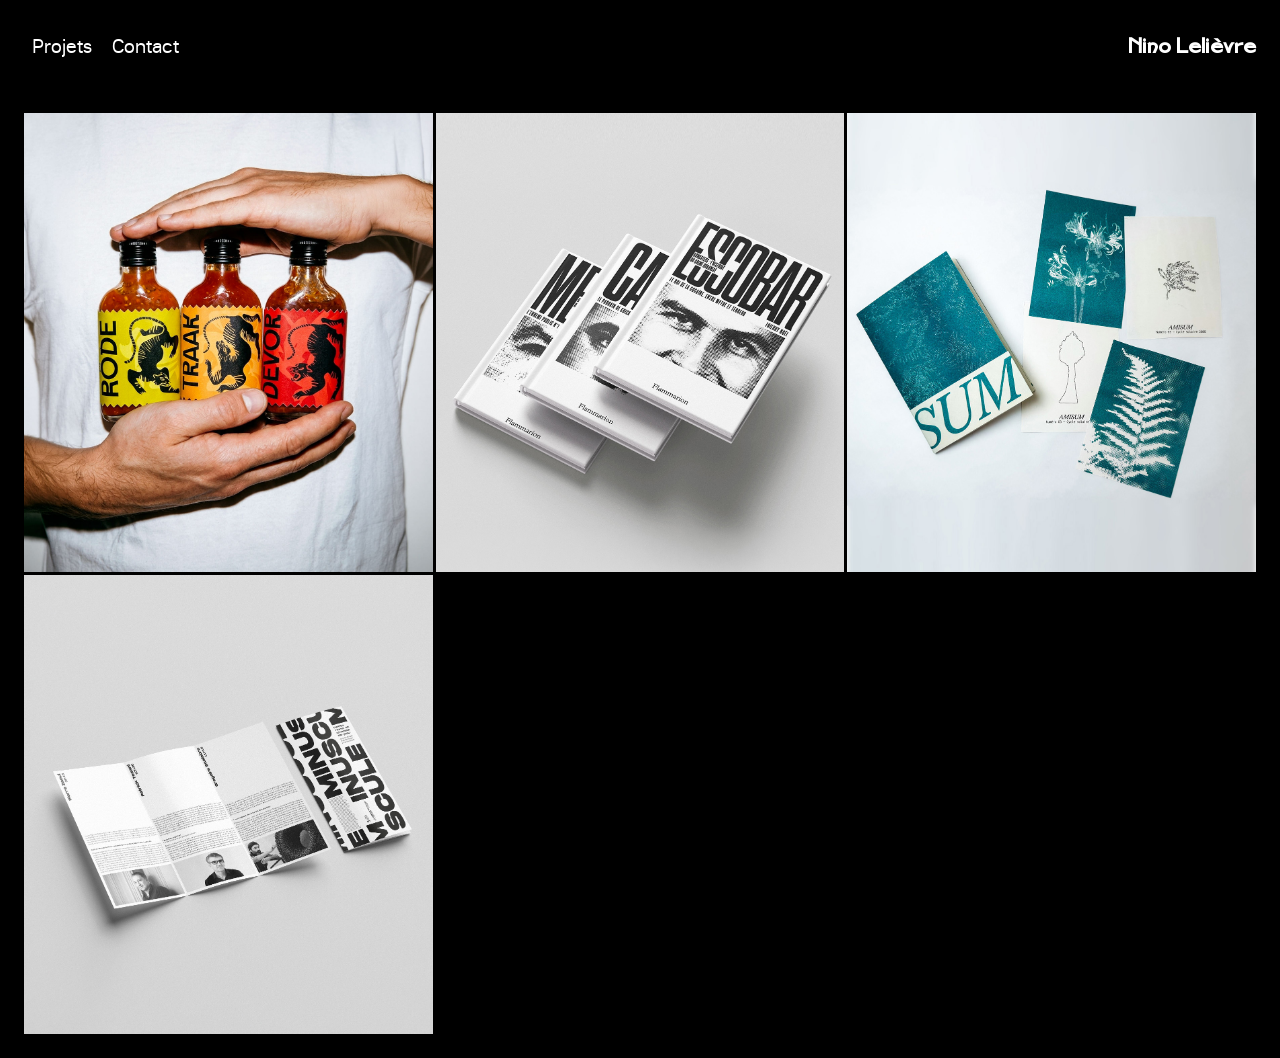
<file: index.html>
<!DOCTYPE html>
<html lang="fr">

<head>
    <meta charset="UTF-8">
    <meta name="viewport" content="width=device-width, initial-scale=1.0">
    <title>Nino Lelièvre - Portfolio</title>
    <link rel="stylesheet" href="style.css">
    <meta name="google-site-verification" content="Aauz-8EiU2HDOWDfBgcgMG0nsAssfGSmpyUgs-A7h7c" />
    <link rel="icon" href="/favicon/favicon.ico" sizes="any">
    <link rel="icon" type="image/png" sizes="96x96" href="/favicon/favicon-96x96.png">
    <link rel="icon" type="image/svg+xml" href="/favicon/favicon.svg">
    <link rel="apple-touch-icon" href="/favicon/apple-touch-icon.png">
</head>

<body>
    <header>
        <nav>
            <ul>
                <a href="index.html">Projets</a>
                <a href="contact.html">Contact</a>
            </ul>
        </nav>
        <h1>Nino Lelièvre</h1>
    </header>
    <br>
    <br>
    <main>

        <div class="grid">

            <a href="sauces.html">
                <img src="images/sauces/sauces.jpg" alt="Sauces">
                <span class="title"><span class="title-bubble">Sauces Piquantes</span></span>
            </a>
            <a href="gangsters.html">
                <img src="images/gangsters/gangsters.jpg" alt="Gangsters">
                <span class="title"><span class="title-bubble">Gangsters</span></span>
            </a>
            <a href="amisum.html">
                <img src="images/amisum/amisum.jpg" alt="amisum">
                <span class="title"><span class="title-bubble">Amisum</span></span>
            </a>
            <a href="jde.html">
                <img src="images/jde/jde.jpg" alt="JDE">
                <span class="title"><span class="title-bubble">JDE 2026</span></span>
            </a>
            <!--<a href="Musée de la minéralogie.html">
                <img src="images/jde/jde.jpg" alt="Projet en cours">
                <span class="title"><span class="title-bubble">Musée de la minéralogie</span></span>
            </a>
            <a href="font.html">
                <img src="images/jde/jde.jpg" alt="Typographie">
                <span class="title"><span class="title-bubble">Typographie</span></span>
            </a>
            <a href="canaux.html">
                <img src="images/jde/jde.jpg" alt="canaux">
                <span class="title"><span class="title-bubble">Les Canaux</span></span>
            </a>
            <a href="Animaux.html">
                <img src="images/jde/jde.jpg" alt="Animaux">
                <span class="title"><span class="title-bubble">Animaux</span></span>
            <a href="Kabane_café.html">
                <img src="images/jde/jde.jpg" alt="Kabane café">
                <span class="title"><span class="title-bubble">Kabane café</span></span>
            -->
        </div>
    </main>
</body>

</html>
</file>
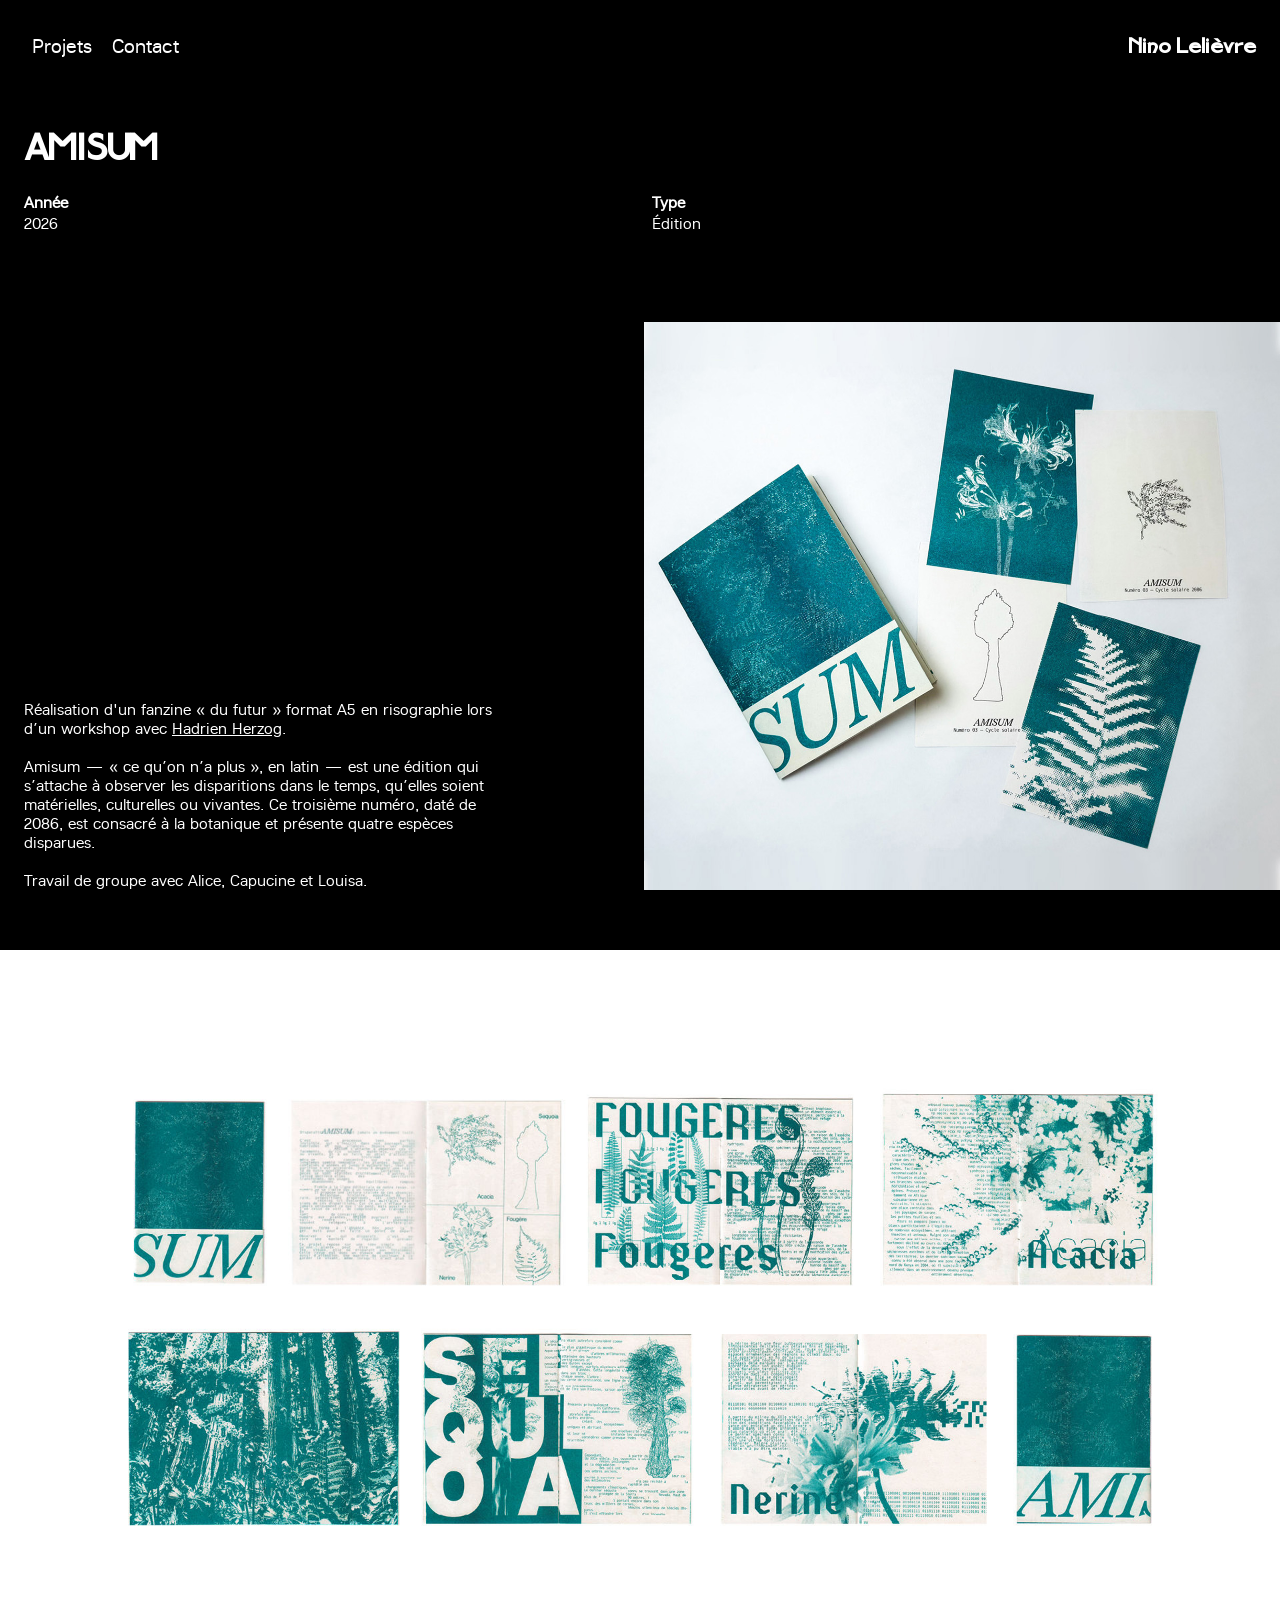
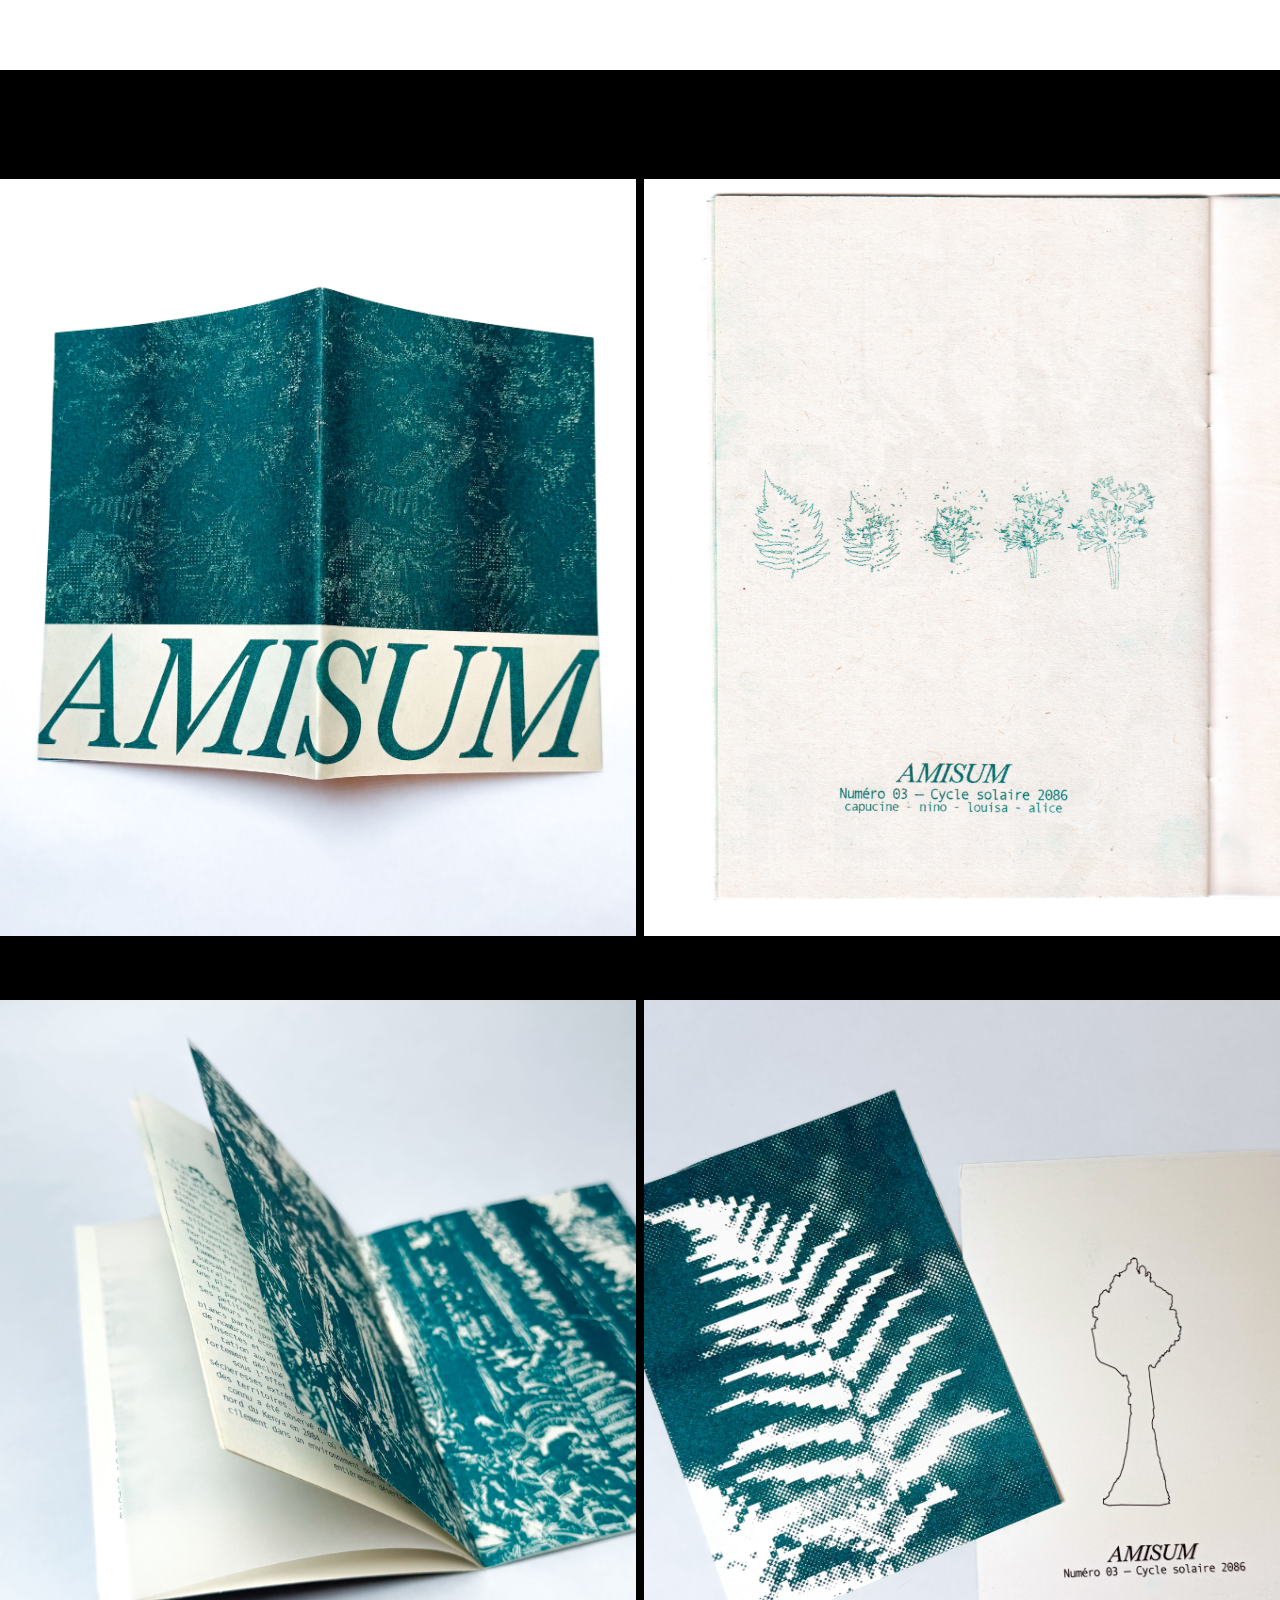
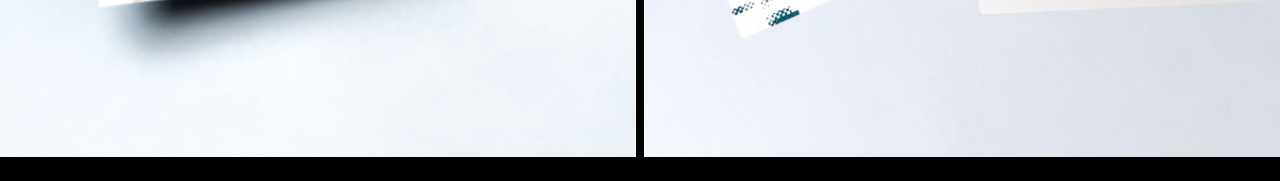
<file: amisum.html>
<!DOCTYPE html>
<html lang="fr">

<head>
    <meta charset="UTF-8">
    <meta name="viewport" content="width=device-width, initial-scale=1.0">
    <title>Amisum</title>
    <link rel="stylesheet" href="style.css">

    <link rel="icon" href="/favicon/favicon.ico" sizes="any">
    <link rel="icon" type="image/png" sizes="96x96" href="/favicon/favicon-96x96.png">
    <link rel="icon" type="image/svg+xml" href="/favicon/favicon.svg">
    <link rel="apple-touch-icon" href="/favicon/apple-touch-icon.png">
</head>

<body>
    <header>
        <nav>
            <ul>
                <a href="index.html">Projets</a>
                <a href="contact.html">Contact</a>
            </ul>
        </nav>
        <h1>Nino Lelièvre</h1>
    </header>
    <br>
    <br>
    <br>
    <article class="pageContent singlePost">
        <div class="container">
            <div class="singlePost__introText title title--giant">
                <h1>AMISUM</h1>
                <a class="titleNav titleNav--prev" href="gangsters.html" aria-label="Projet précédent"></a>
                <a class="titleNav titleNav--next" href="jde.html" aria-label="Projet suivant"></a>
            </div>
            <br>
            <ul class="singlePost__specs textBaton textBaton--normal grid hasNotClient">
                <li>
                    <div class="textBaton--bold">Année</div>
                    <div class="textBaton">2026</div>
                </li>
                <li class="singlePost__specs__role">
                    <div class="textBaton--bold">Type</div>
                    <ul class="textBaton">
                        <li>Édition</li>
                    </ul>
                </li>
            </ul>
        </div>
        <div class="singlePost__strate singlePost__top grid grid--2cl">
            <div class="singlePost__top__content d-flex flex-wrap container">
                <div class="singlePost__top__content__text text text--wysiwyg text--medium block-width-xs">
                    <p>Réalisation d'un fanzine « du futur » format A5 en risographie lors d’un workshop avec <a
                            href="https://www.hadrienherzog.com" target="_blank">Hadrien Herzog</a>.
                        <br>
                        <br>
                        Amisum — « ce qu’on n’a plus », en latin — est une édition qui s’attache à observer les
                        disparitions dans le temps, qu’elles soient matérielles, culturelles ou vivantes. Ce troisième
                        numéro, daté de
                        2086, est consacré à la botanique et présente quatre espèces disparues.
                        <br>
                        <br>
                        Travail de groupe avec Alice, Capucine et Louisa.
                    </p>
                </div>
            </div>
            <div class="singlePost__top__image">
                <figure class="image-container viewportDetecting">
                    <img src="images/amisum/amisum.jpg" alt="image 1">
                </figure>
            </div>
        </div>
        <figure class="singlePost__fullImage">
            <img src="images/amisum/amisum_full.jpg" alt="full">
        </figure>
        <div class="singlePost__content singlePost__strate">
            <div class="singlePost__content__2col singlePost__strate grid grid--2cl">
                <div>
                    <figure class="image-container viewportDetecting">
                        <img src="images/amisum/IMG_8003.jpg" alt="image 1">
                    </figure>
                </div>
                <div>
                    <figure class="image-container viewportDetecting">
                        <img src="images/amisum/8.jpg" alt="image 1">
                    </figure>
                </div>
                <div>
                    <figure class="image-container viewportDetecting">
                        <img src="images/amisum/IMG_8021.jpg" alt="image 1">
                    </figure>
                </div>
                <div>
                    <figure class="image-container viewportDetecting">
                        <img src="images/amisum/IMG_7992.jpg" alt="image 1">
                    </figure>
                </div>
            </div>

    </article>

</body>

</html>
</file>
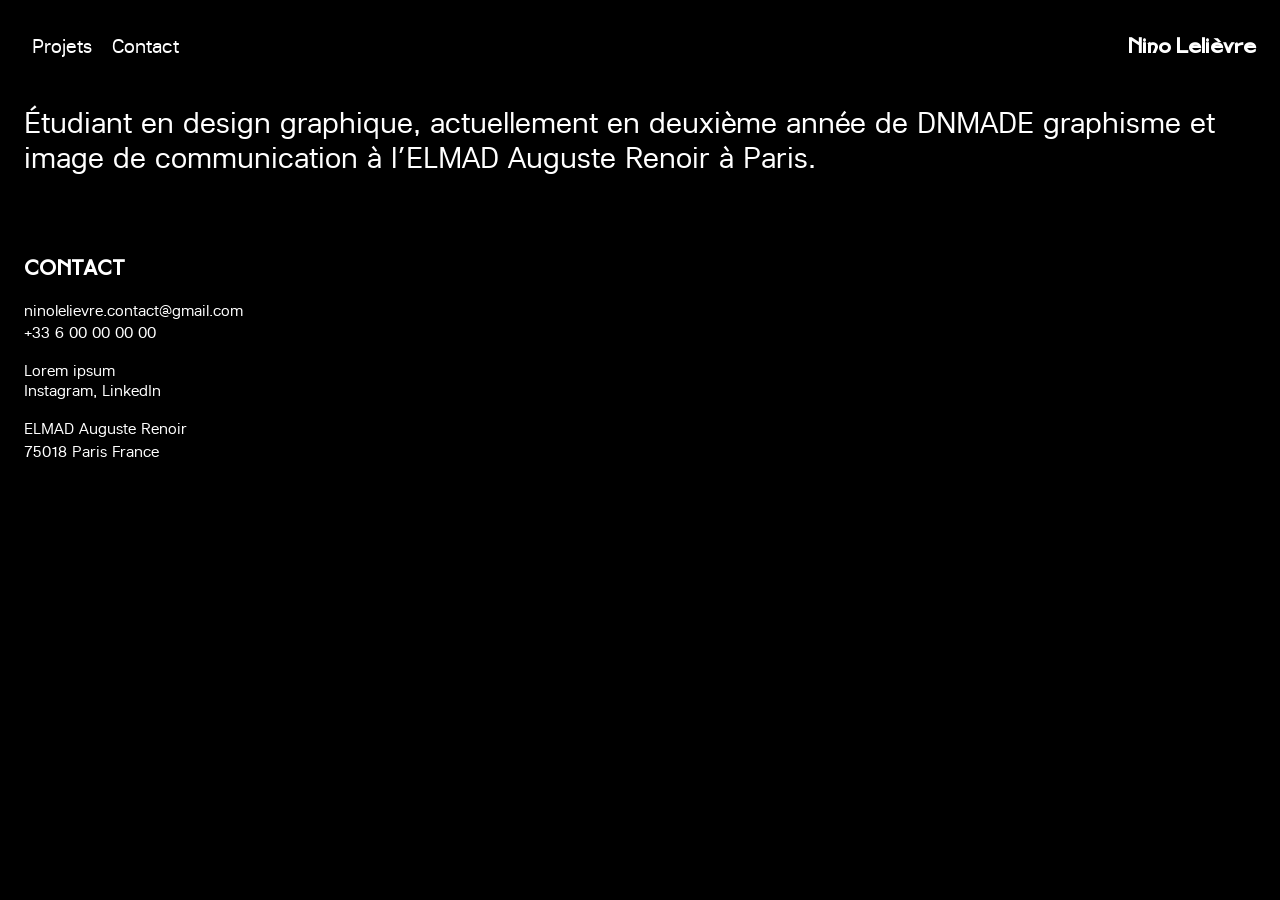
<file: contact.html>
<!DOCTYPE html>
<html lang="fr">

<head>
    <meta charset="UTF-8">
    <meta name="viewport" content="width=device-width, initial-scale=1.0">
    <title>Contact</title>
    <link rel="stylesheet" href="style.css">

    <link rel="icon" href="/favicon/favicon.ico" sizes="any">
    <link rel="icon" type="image/png" sizes="96x96" href="/favicon/favicon-96x96.png">
    <link rel="icon" type="image/svg+xml" href="/favicon/favicon.svg">
    <link rel="apple-touch-icon" href="/favicon/apple-touch-icon.png">
</head>

<body>
    <header>
        <nav>
            <ul>
                <a href="index.html">Projets</a>
                <a href="contact.html">Contact</a>
            </ul>
        </nav>
        <h1>Nino Lelièvre</h1>
    </header>
    <main>
        <div>
            <div>
                <p class="text_contact">
                    Étudiant en design graphique, actuellement en deuxième année de DNMADE graphisme et image de
                    communication à l’ELMAD Auguste Renoir à Paris.
                </p>
            </div>
        </div>
        <br>
        <br>
        <section class="contact-details">
            <h1>CONTACT</h1>

            <p>
                <a href="mailto:ninolelievre.contact@gmail.com">
                    ninolelievre.contact@gmail.com
                </a><br>
                <a href="tel:+33600000000">+33 6 00 00 00 00</a>
            </p>

            <p>
                Lorem ipsum<br>
                <a href="https://www.instagram.com/" target="_blank" rel="noopener noreferrer">Instagram</a>,
                <a href="https://www.linkedin.com/in/" target="_blank" rel="noopener noreferrer">LinkedIn</a>
            </p>

            <p>
                <a href="https://ecole-lycee-renoir-paris.fr" target="_blank" rel="noopener noreferrer">
                    ELMAD Auguste Renoir<br>
                    75018 Paris France
                </a>
            </p>
        </section>
    </main>
</body>

</html>
</file>
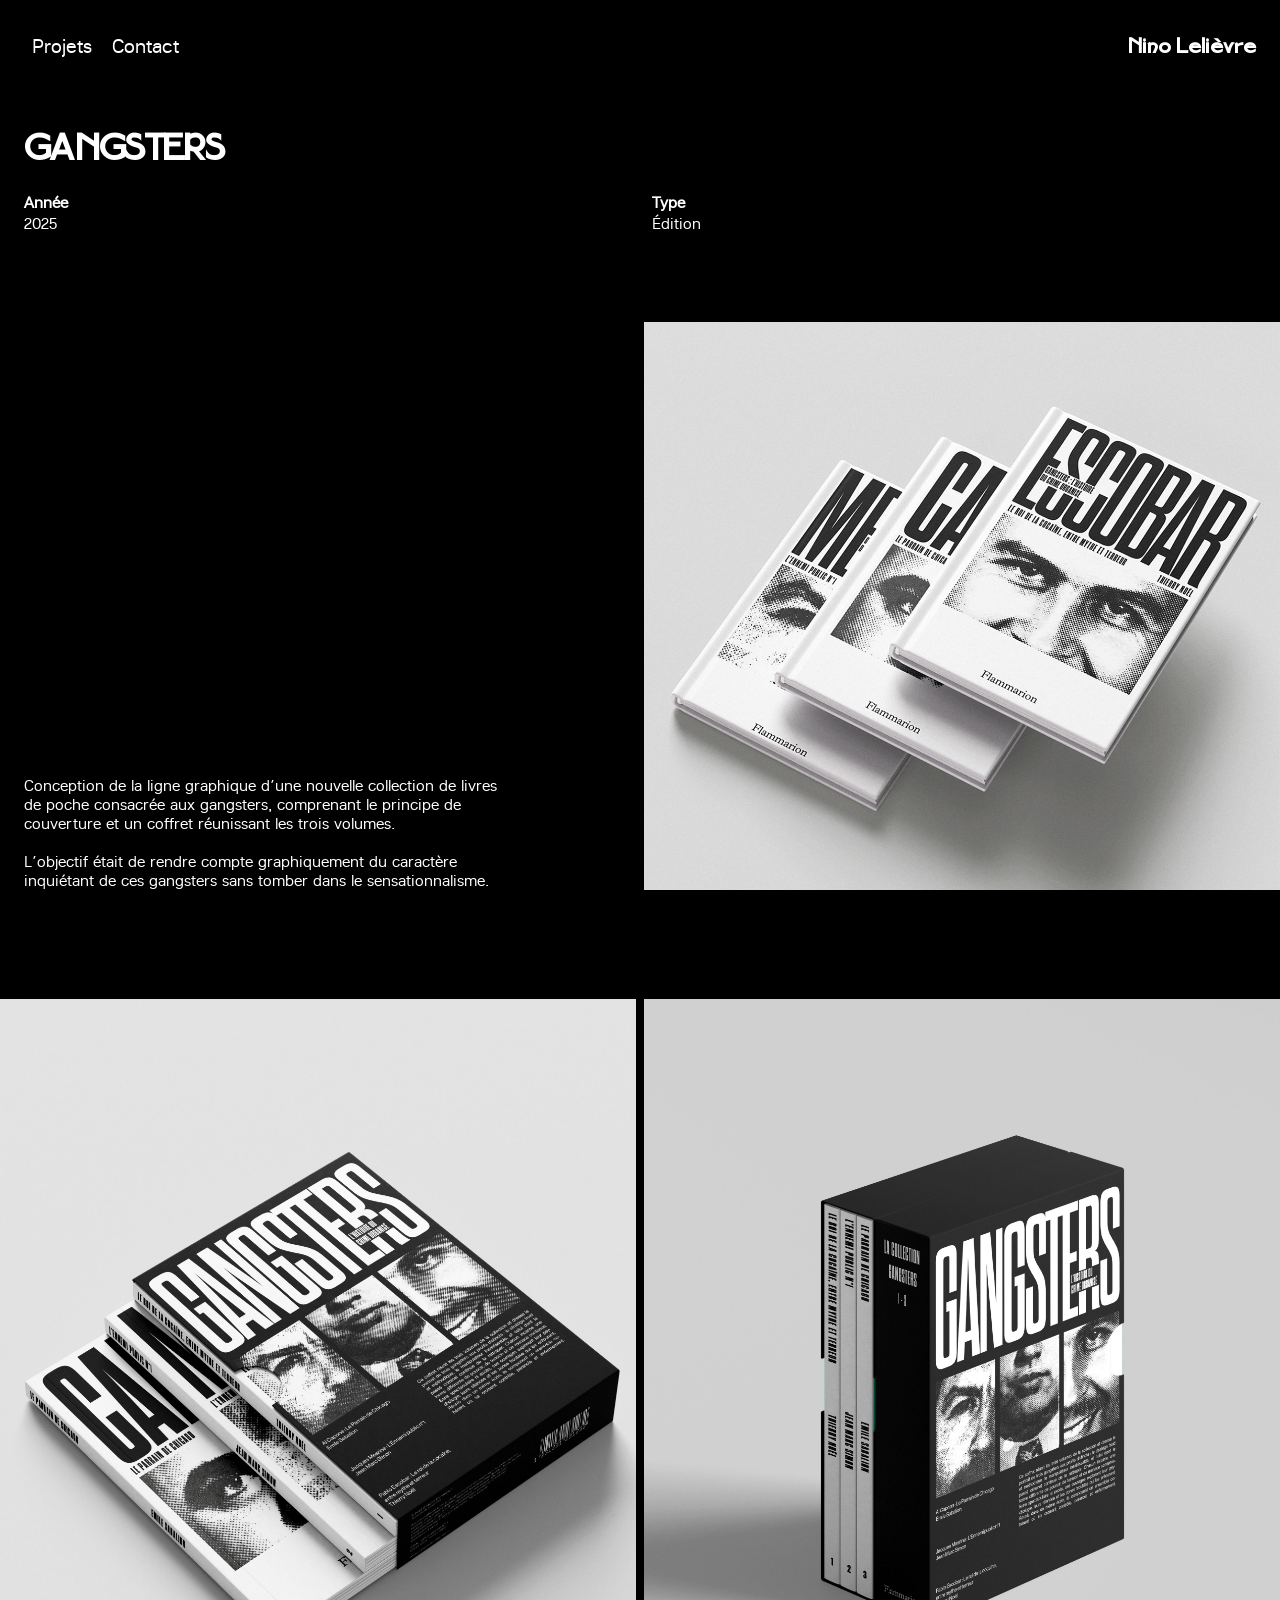
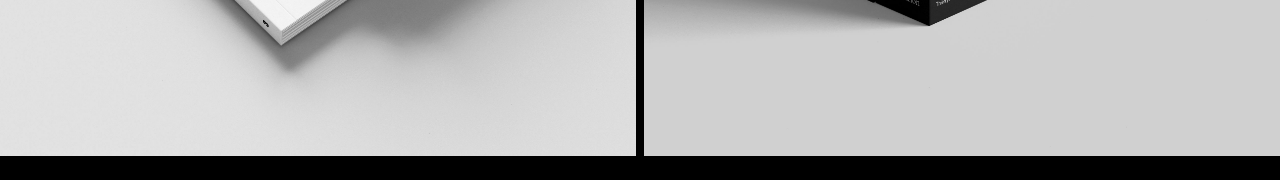
<file: gangsters.html>
<!DOCTYPE html>
<html lang="fr">

<head>
    <meta charset="UTF-8">
    <meta name="viewport" content="width=device-width, initial-scale=1.0">
    <title>Gangsters</title>
    <link rel="stylesheet" href="style.css">
    <link rel="icon" href="/favicon/favicon.ico" sizes="any">
    <link rel="icon" type="image/png" sizes="96x96" href="/favicon/favicon-96x96.png">
    <link rel="icon" type="image/svg+xml" href="/favicon/favicon.svg">
    <link rel="apple-touch-icon" href="/favicon/apple-touch-icon.png">
</head>

<body>
    <header>
        <nav>
            <ul>
                <a href="index.html">Projets</a>
                <a href="contact.html">Contact</a>
            </ul>
        </nav>
        <h1>Nino Lelièvre</h1>
    </header>
    <br>
    <br>
    <br>
    <article class="pageContent singlePost">
        <div class="container">
            <div class="singlePost__introText title title--giant">
                <h1>GANGSTERS</h1>
                <a class="titleNav titleNav--prev" href="sauces.html" aria-label="Projet précédent"></a>
                <a class="titleNav titleNav--next" href="amisum.html" aria-label="Projet suivant"></a>
            </div>
            <br>
            <ul class="singlePost__specs textBaton textBaton--normal grid hasNotClient">
                <li>
                    <div class="textBaton--bold">Année</div>
                    <div class="textBaton">2025</div>
                </li>
                <li class="singlePost__specs__role">
                    <div class="textBaton--bold">Type</div>
                    <ul class="textBaton">
                        <li>Édition</li>
                    </ul>
                </li>
            </ul>
        </div>
        <div class="singlePost__strate singlePost__top grid grid--2cl">
            <div class="singlePost__top__content d-flex flex-wrap container">
                <div class="singlePost__top__content__text text text--wysiwyg text--medium block-width-xs">
                    <p>Conception de la ligne graphique d’une nouvelle collection de livres de poche consacrée aux
                        gangsters, comprenant le principe de couverture et un coffret réunissant les trois volumes.
                        <br>
                        <br>
                        L’objectif était de rendre compte graphiquement du caractère inquiétant de ces gangsters sans
                        tomber dans le sensationnalisme.
                    </p>
                </div>
            </div>
            <div class="singlePost__top__image">
                <figure class="image-container viewportDetecting">
                    <img src="images/gangsters/gangsters.jpg" alt="image 1">
                </figure>
            </div>
        </div>

        <div class="singlePost__content singlePost__strate">
            <div class="singlePost__content__2col singlePost__strate grid grid--2cl">
                <div>
                    <figure class="image-container viewportDetecting">
                        <img src="images/gangsters/Three_Books_Box_Mockup_1.jpg" alt="image 2">
                    </figure>
                </div>
                <div>
                    <figure class="image-container viewportDetecting">
                        <img src="images/gangsters/Three_Books_Box_Mockup_5.jpg" alt="image 3">
                    </figure>
                </div>
            </div>
    </article>

</body>

</html>
</file>
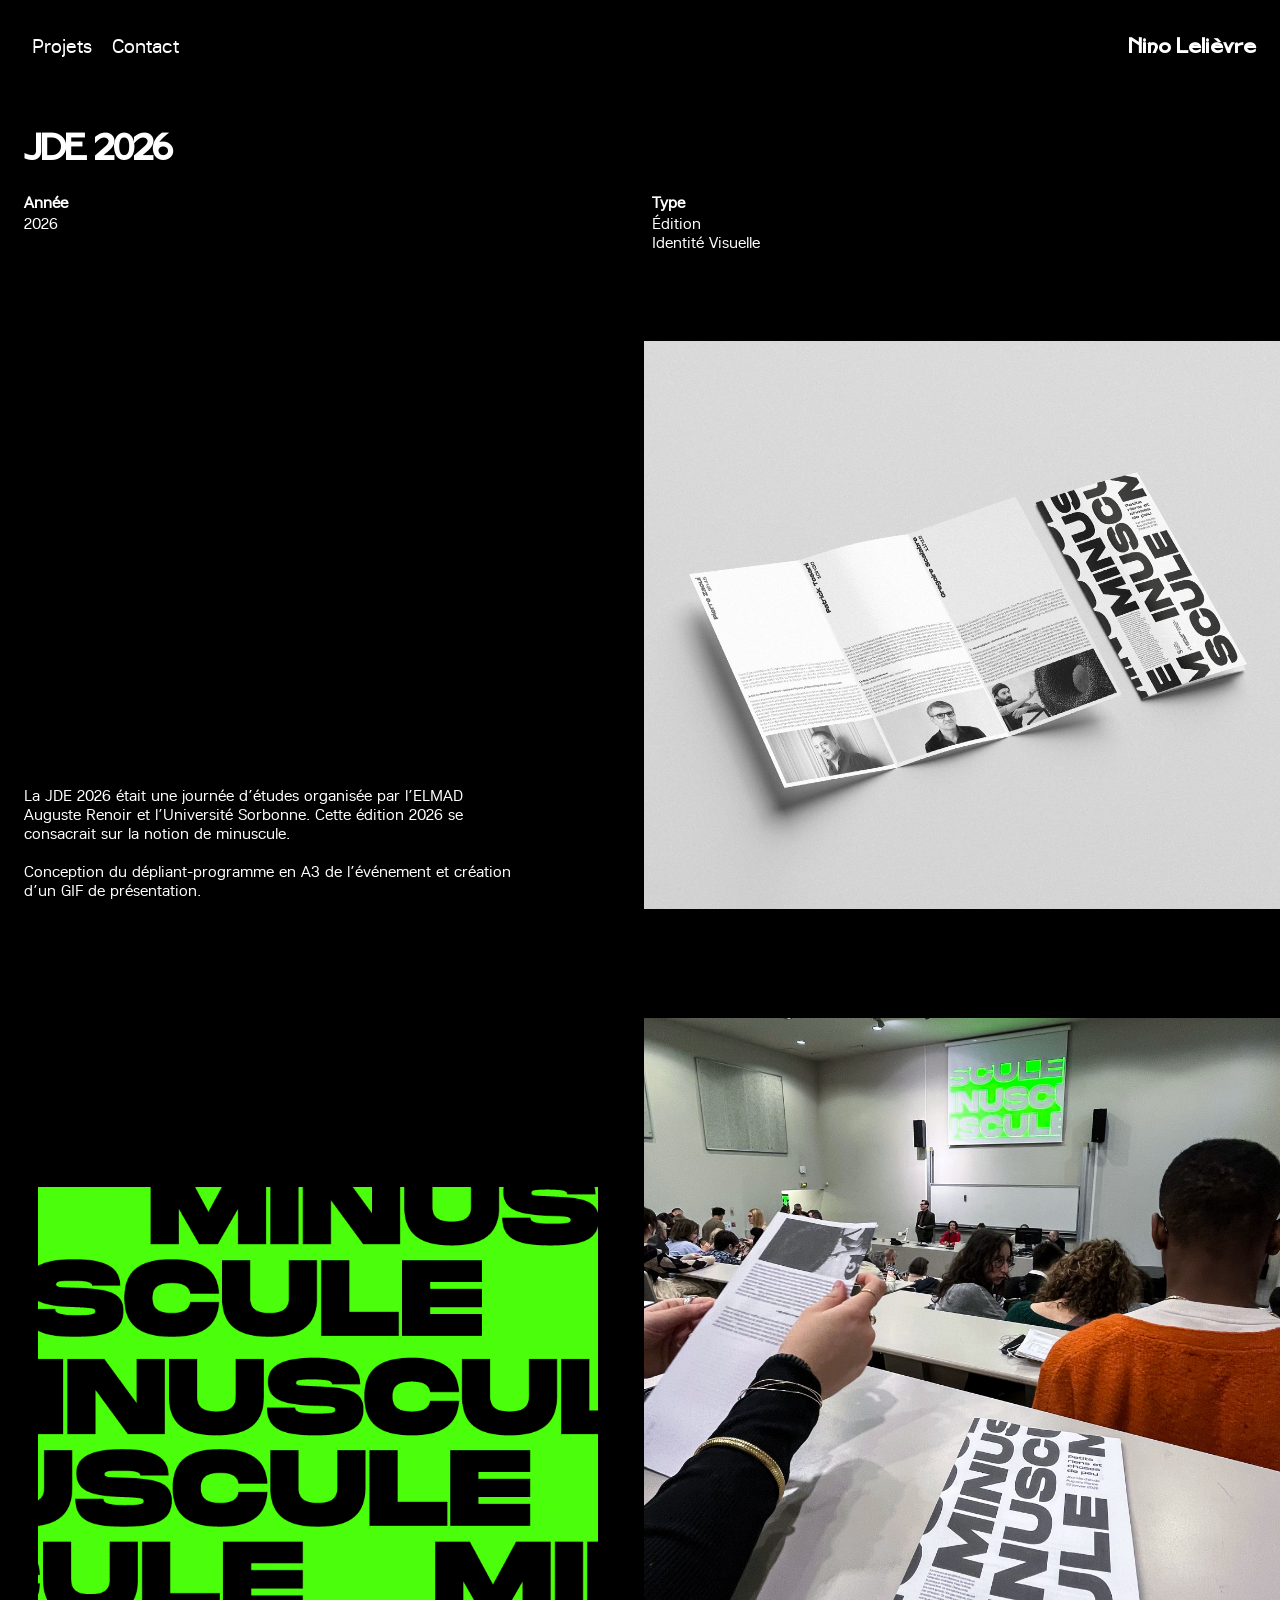
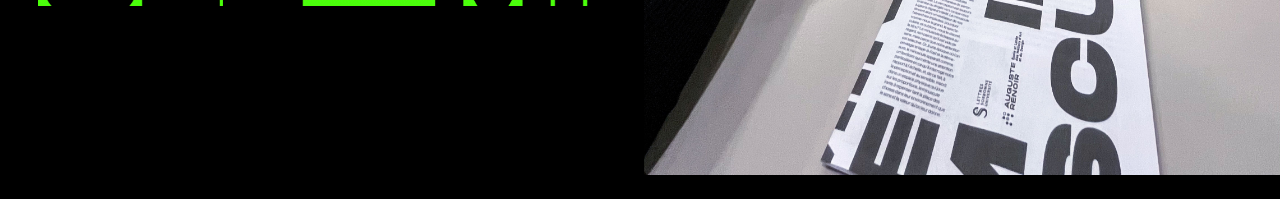
<file: jde.html>
<!DOCTYPE html>
<html lang="fr">

<head>
    <meta charset="UTF-8">
    <meta name="viewport" content="width=device-width, initial-scale=1.0">
    <title>JDE</title>
    <link rel="stylesheet" href="style.css">
    <link rel="icon" href="/favicon/favicon.ico" sizes="any">
    <link rel="icon" type="image/png" sizes="96x96" href="/favicon/favicon-96x96.png">
    <link rel="icon" type="image/svg+xml" href="/favicon/favicon.svg">
    <link rel="apple-touch-icon" href="/favicon/apple-touch-icon.png">
</head>

<body>
    <header>
        <nav>
            <ul>
                <a href="index.html">Projets</a>
                <a href="contact.html">Contact</a>
            </ul>
        </nav>
        <h1>Nino Lelièvre</h1>
    </header>
    <br>
    <br>
    <br>
    <article class="pageContent singlePost">
        <div class="container">
            <div class="singlePost__introText title title--giant">
                <h1>JDE 2026</h1>
                <a class="titleNav titleNav--prev" href="amisum.html" aria-label="Projet précédent"></a>
                <a class="titleNav titleNav--next" href="" aria-label="Projet suivant"></a>
            </div>
            <br>
            <ul class="singlePost__specs textBaton textBaton--normal grid hasNotClient">
                <li>
                    <div class="textBaton--bold">Année</div>
                    <div class="textBaton">2026</div>
                </li>
                <li class="singlePost__specs__role">
                    <div class="textBaton--bold">Type</div>
                    <ul class="textBaton">
                        <li>Édition</li>
                        <li>Identité Visuelle</li>
                    </ul>
                </li>
            </ul>
        </div>
        <div class="singlePost__strate singlePost__top grid grid--2cl">
            <div class="singlePost__top__content d-flex flex-wrap container">
                <div class="singlePost__top__content__text text text--wysiwyg text--medium block-width-xs">
                    <p>
                        La JDE 2026 était une journée d’études organisée par l’ELMAD Auguste Renoir et l’Université
                        Sorbonne. Cette édition 2026 se consacrait sur la notion de minuscule.
                        <br>
                        <br>
                        Conception du dépliant-programme en A3 de l’événement et création d’un GIF de présentation.
                    </p>
                </div>
            </div>
            <div class="singlePost__top__image">
                <figure class="image-container viewportDetecting">
                    <img src="images/jde/jde.jpg" alt="image 1">
                </figure>
            </div>
        </div>

        <div class="singlePost__content singlePost__strate">
            <div class="singlePost__content__2col singlePost__strate grid grid--2cl">
                <div>
                    <figure class="image-container viewportDetecting">
                        <img src="images/jde/GIF_CORRIGE.gif" alt="image 1">
                    </figure>
                </div>
                <div>
                    <figure class="image-container viewportDetecting">
                        <img src="images/jde/IMG_3564.jpg" alt="image 1">
                    </figure>
                </div>
            </div>
    </article>
</body>

</html>
</file>
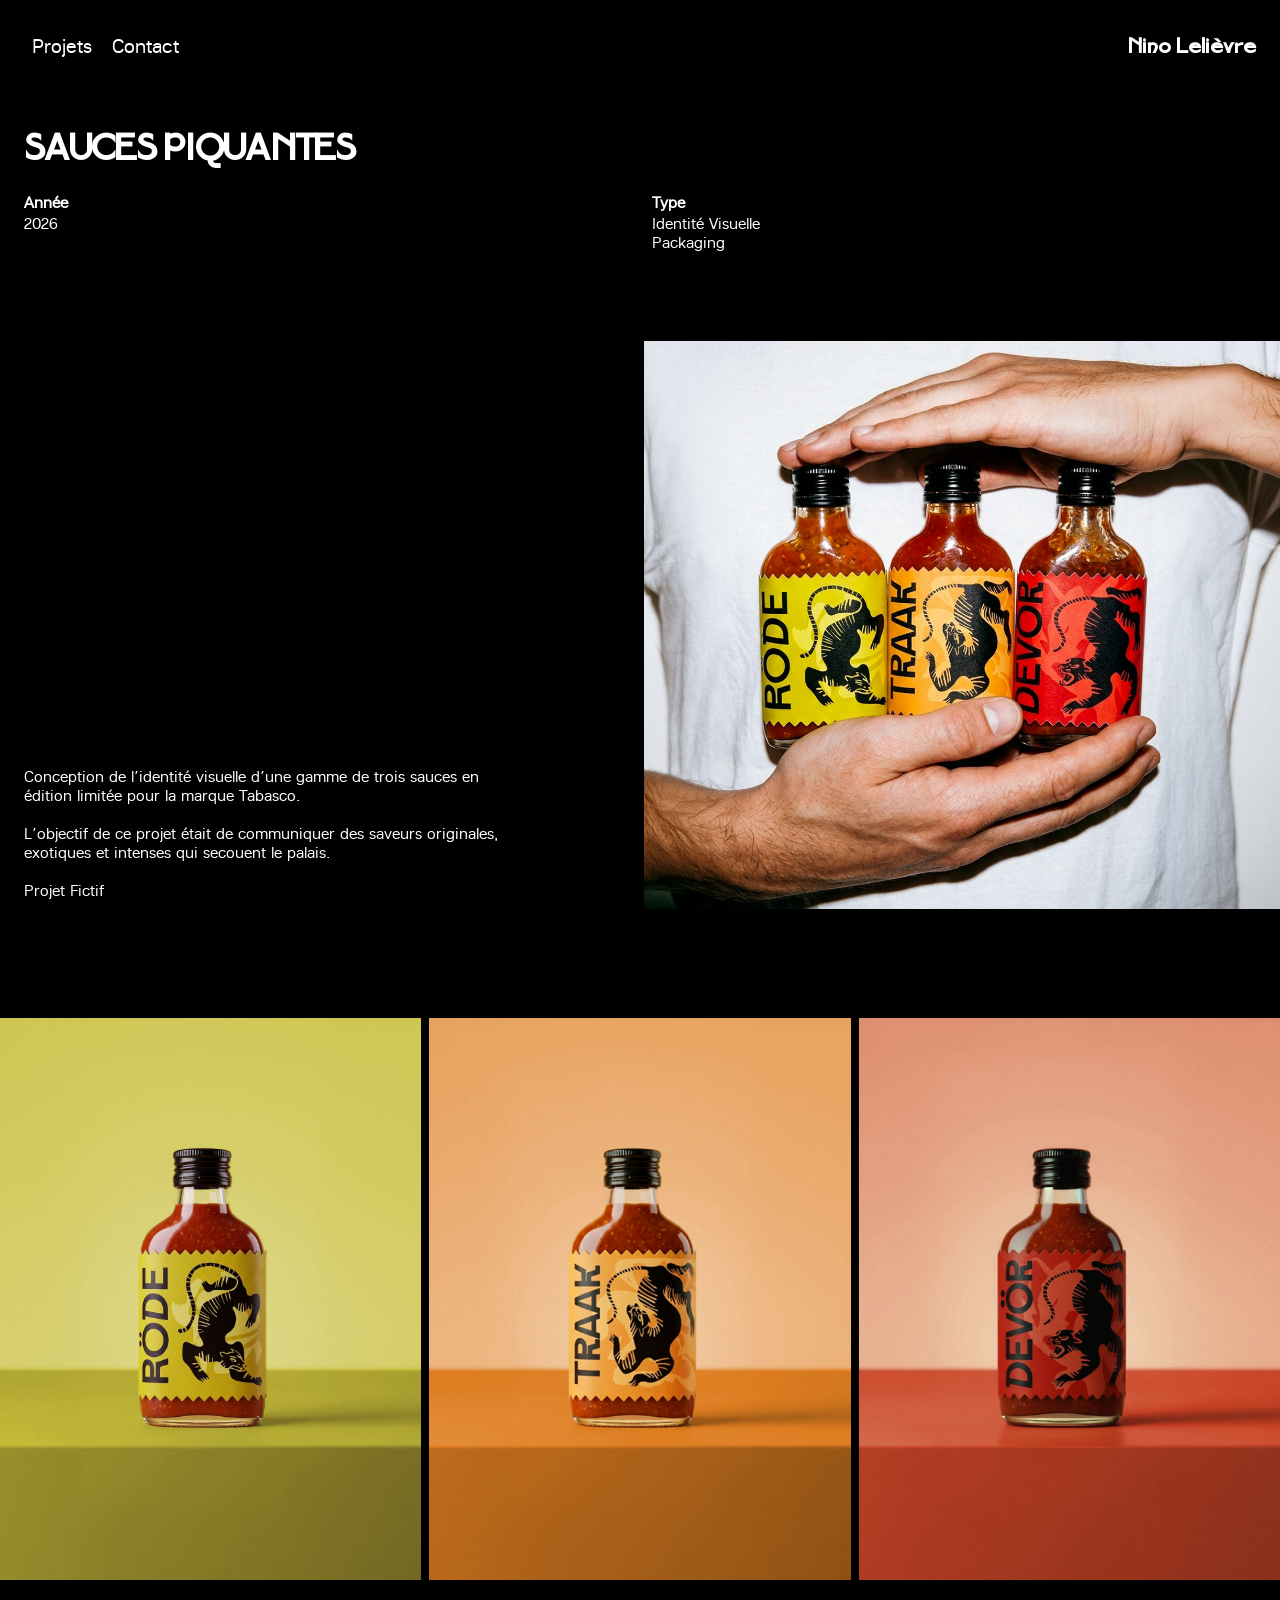
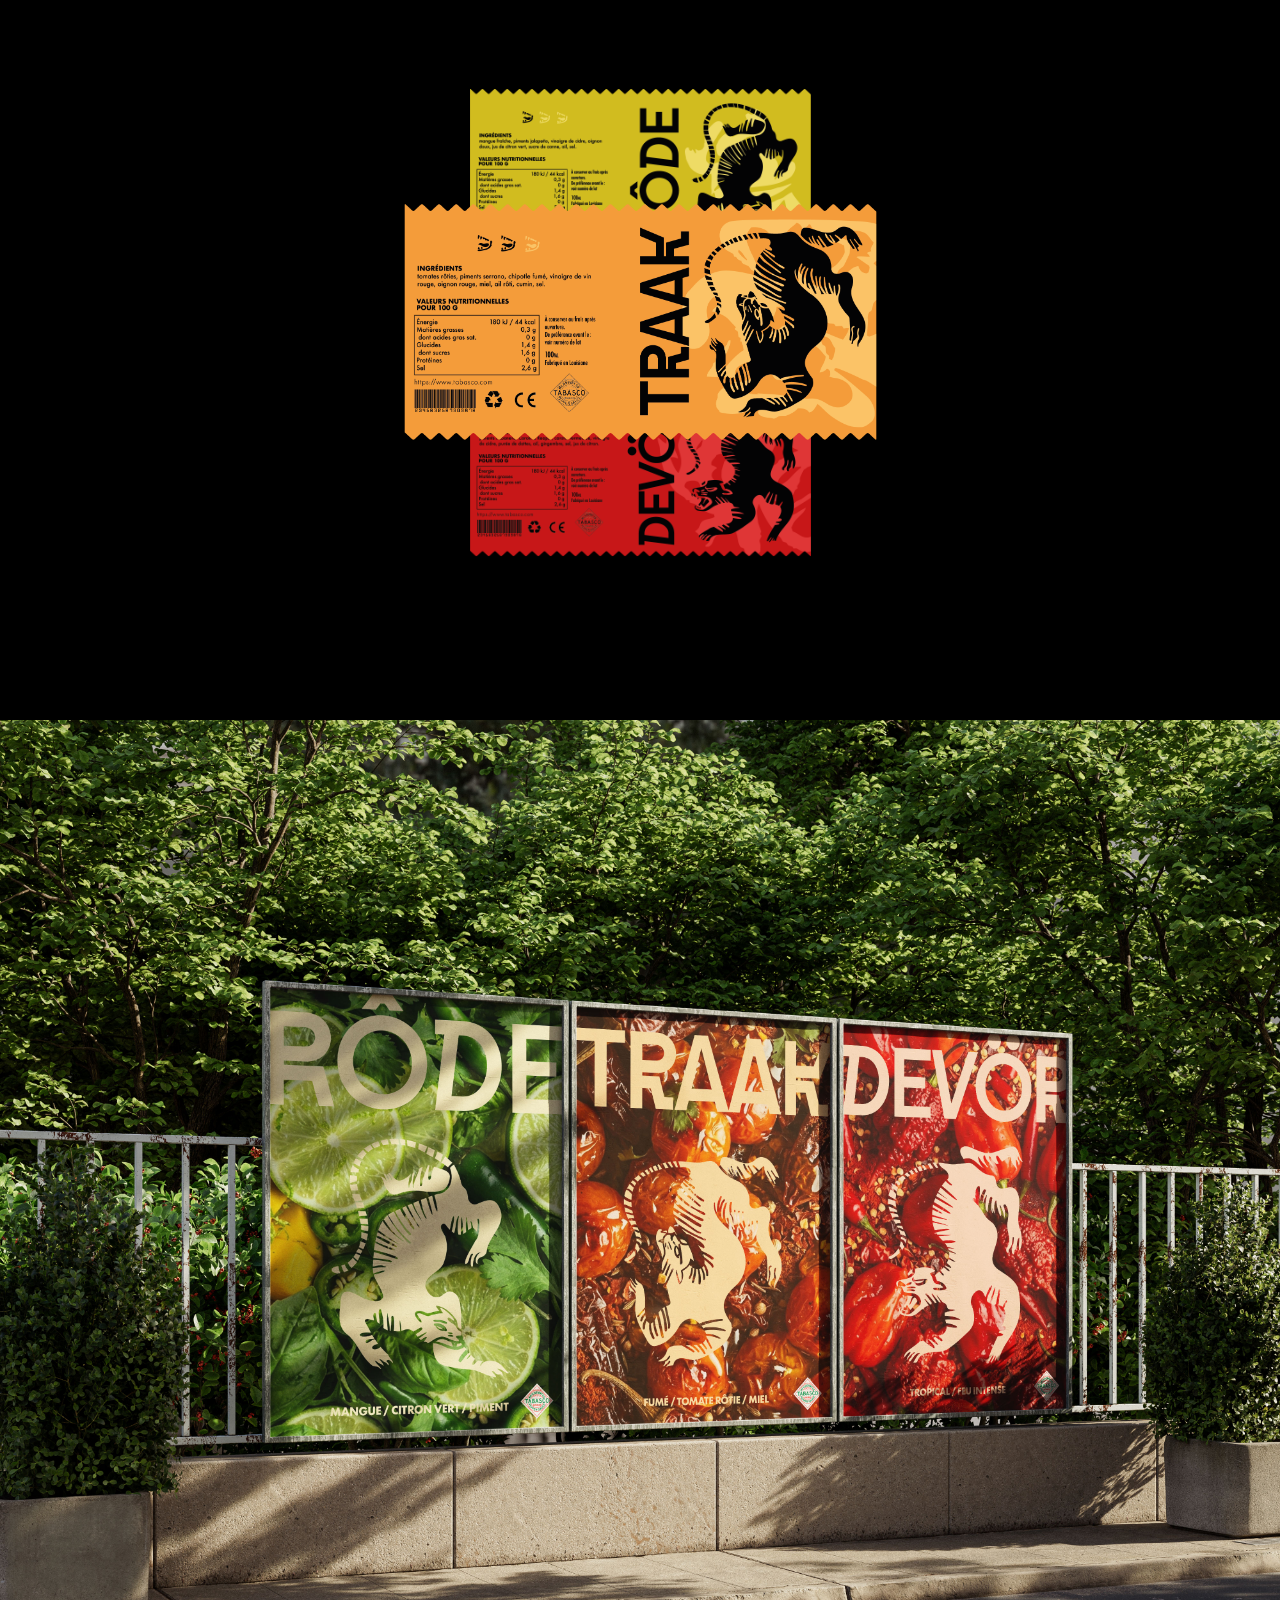
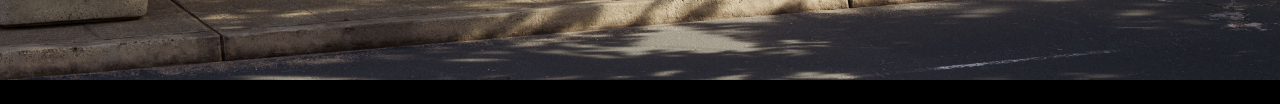
<file: sauces.html>
<!DOCTYPE html>
<html lang="fr">

<head>
    <meta charset="UTF-8">
    <meta name="viewport" content="width=device-width, initial-scale=1.0">
    <title>Sauces Piquantes</title>
    <link rel="stylesheet" href="style.css">
    <link rel="icon" href="/favicon/favicon.ico" sizes="any">
    <link rel="icon" type="image/jpg" sizes="96x96" href="/favicon/favicon-96x96.jpg">
    <link rel="icon" type="image/svg+xml" href="/favicon/favicon.svg">
    <link rel="apple-touch-icon" href="/favicon/apple-touch-icon.jpg">
</head>

<body>
    <header>
        <nav>
            <ul>
                <li><a href="index.html">Projets</a></li>
                <li><a href="contact.html">Contact</a></li>
            </ul>
        </nav>
        <h1>Nino Lelièvre</h1>
    </header>
    <br>
    <br>
    <br>
    <article class="pageContent singlePost">
        <div class="container">
            <div class="singlePost__introText title title--giant">
                <h1>SAUCES PIQUANTES</h1>
                <a class="titleNav titleNav--prev" href="jde.html" aria-label="Projet précédent"></a>
                <a class="titleNav titleNav--next" href="gangsters.html" aria-label="Projet suivant"></a>
            </div>
            <br>
            <ul class="singlePost__specs textBaton textBaton--normal grid hasNotClient">
                <li>
                    <div class="textBaton--bold">Année</div>
                    <div class="textBaton">2026</div>
                </li>
                <li class="singlePost__specs__role">
                    <div class="textBaton--bold">Type</div>
                    <ul class="textBaton">
                        <li>Identité Visuelle</li>
                        <li>Packaging</li>
                    </ul>
                </li>
            </ul>
        </div>
        <div class="singlePost__strate singlePost__top grid grid--2cl">
            <div class="singlePost__top__content d-flex flex-wrap container">
                <div class="singlePost__top__content__text text text--wysiwyg text--medium block-width-xs">
                    <p>Conception de l’identité visuelle d’une gamme de trois sauces en édition limitée pour la marque
                        Tabasco.<br>
                        <br>
                        L’objectif de ce projet était de communiquer des saveurs originales, exotiques et intenses qui
                        secouent le palais.
                        <br>
                        <br>
                        Projet Fictif
                    </p>
                </div>
            </div>
            <div class="singlePost__top__image">
                <figure class="image-container viewportDetecting">
                    <img src="images/sauces/sauces.jpg" alt="image 1">
                </figure>
            </div>
        </div>
        <div class="singlePost__content singlePost__strate">
            <div class="singlePost__content__3col grid grid--3cl">
                <div>
                    <figure class="image-container viewportDetecting">
                        <img src="images/sauces/page_sauce/fond_1.jpg" alt="image 1">
                    </figure>
                </div>
                <div>
                    <figure class="image-container viewportDetecting">
                        <img src="images/sauces/page_sauce/fond_2.jpg" alt="image 2">
                    </figure>
                </div>
                <div>
                    <figure class="image-container viewportDetecting">
                        <img src="images/sauces/page_sauce/fond_3.jpg" alt="image 3">
                    </figure>
                </div>
            </div>
            <div class="label-stage" aria-label="Étiquettes du projet">
                <div class="label" data-position="top">
                    <img src="images/sauces/page_sauce/Plan de travail 1.png" alt="Étiquette jaune">
                </div>
                <div class="label" data-position="center">
                    <img src="images/sauces/page_sauce/Plan de travail 2.png" alt="Étiquette rouge">
                </div>

                <div class="label" data-position="bottom">
                    <img src="images/sauces/page_sauce/Plan de travail 3.png" alt="Étiquette orange">
                </div>
            </div>
            <figure class="singlePost__fullImage">
                <img src="images/sauces/page_sauce/pub sauce.jpg" alt="affiches">
            </figure>
        </div>
    </article>

    <script>
        const stage = document.querySelector(".label-stage");
        const labels = [...stage.querySelectorAll(".label")];
        const positions = ["top", "center", "bottom"];
        let scrolling = false;
        let swipeStartY = null;

        function rotateLabels(step) {
            labels.forEach(label => {
                const current = positions.indexOf(label.dataset.position);
                const next = (current + step + positions.length) % positions.length;
                label.dataset.position = positions[next];
            });
        }

        let wheelDelta = 0;

        stage.addEventListener("wheel", event => {
            if (event.deltaY === 0) return;

            event.preventDefault();

            if (scrolling) return;

            wheelDelta += event.deltaY;

            if (Math.abs(wheelDelta) < 25) return;

            const step = wheelDelta > 0 ? 1 : -1;
            wheelDelta = 0;
            scrolling = true;

            rotateLabels(step);

            setTimeout(() => {
                scrolling = false;
            }, 650);
        }, { passive: false });

        stage.addEventListener("pointerdown", event => {
            if (!event.isPrimary || event.button > 0) return;

            swipeStartY = event.clientY;
            stage.setPointerCapture(event.pointerId);
        });

        stage.addEventListener("pointerup", event => {
            if (swipeStartY === null) return;

            const distance = swipeStartY - event.clientY;

            if (Math.abs(distance) > 40) {
                rotateLabels(distance > 0 ? -1 : 1);
            }

            swipeStartY = null;
        });

        stage.addEventListener("pointercancel", () => {
            swipeStartY = null;
        });
    </script>
</body>

</html>
</file>
<file: style.css>
@font-face {
    font-family: "Nighthawk";
    src: url("/fonts/Nighthawk.woff2") format("woff2");
}

@font-face {
    font-family: "Lunchtype";
    src: url("fonts/lunchtype22-regular-webfont.woff2") format("woff2");
}

@font-face {
    font-family: "Instrument";
    src: url("fonts/InstrumentSerif-Italic.woff2") format("woff2");
}

body {
    background-color: black;
    color: white;
    font-family: "Lunchtype", sans-serif;
    max-width: 1920px;
    margin: 0 auto;
    padding: 24px;
}


nav ul {
    font-size: 20px;
    display: flex;
    gap: 30px;
    list-style: none;
    margin: 0;
    padding: 0;
}

nav a {
    display: flex;
    align-items: center;
    width: 50px;
    height: 44px;
    box-sizing: border-box;
    padding: 0 8px;
    line-height: 1;
    color: white;
    text-decoration: none;
    white-space: nowrap;
}

nav a:hover,
nav a:active,
nav a.active {
    font-family: "Instrument";
}


.grid {
    display: grid;
    grid-template-columns: repeat(3, 1fr);
    gap: 3px;
}

.grid a {
    position: relative;
    display: block;
}

.grid .title {
    font-size: 20px;
    position: absolute;
    inset: 0;
    display: flex;
    align-items: center;
    justify-content: center;
    color: white;
    opacity: 0;
    z-index: 2;
}

.grid .title-bubble {
    font-family: "Instrument";
    border: 1px solid #fff;
    padding: 4px 10px;
    border-radius: 20px;
}

.grid a:hover .title {
    opacity: 1;
}

.grid a::before {
    content: "";
    position: absolute;
    inset: 0;
    background: black;
    opacity: 0;
    z-index: 1;
    transition: opacity 0.2s;
}

.grid a:hover::before {
    opacity: 1;
}

.grid a:hover .title {
    z-index: 2;
}

/* lien texte paragraphe */
.grid p a {
    display: inline;
    color: currentColor;
}

.grid p a:hover {
    font-family: "Instrument";
}

.grid p a::before,
.grid p a:hover::before {
    content: none;
}


img {
    width: 100%;
    height: auto;
    display: block;
}


h1 {
    font-family: "Nighthawk";
    font-size: 20px;
}

span {
    color: white;
}


header {
    display: grid;
    grid-template-columns: auto auto;
    justify-content: space-between;
    align-items: baseline;
}

.singlePost__content__2col img[src$=".gif"] {
    object-fit: contain;
    background: #000;
    padding: clamp(16px, 3vw, 48px);
    box-sizing: border-box;
}

.singlePost__introText {
    position: relative;
}

.titleNav {
    position: absolute;
    top: 0;
    bottom: 0;
    width: 50%;
    z-index: 2;
}

.titleNav--prev {
    left: 0;
    cursor: url("data:image/svg+xml;utf8,<svg xmlns='http://www.w3.org/2000/svg' width='32' height='32' viewBox='0 0 40 40'><path d='M34 20H8M18 9L7 20l11 11' fill='none' stroke='white' stroke-width='3' stroke-linecap='round' stroke-linejoin='round'/></svg>") 16 16, w-resize;
}

.titleNav--next {
    right: 0;
    cursor: url("data:image/svg+xml;utf8,<svg xmlns='http://www.w3.org/2000/svg' width='32' height='32' viewBox='0 0 40 40'><path d='M6 20h26M22 9l11 11-11 11' fill='none' stroke='white' stroke-width='3' stroke-linecap='round' stroke-linejoin='round'/></svg>") 16 16, e-resize;
}

/*sauces*/

.singlePost__content__3col {
    display: grid;
    grid-template-columns: repeat(3, minmax(0, 1fr));
    gap: clamp(32px, 5vw, 80px) 8px;
    align-items: start;
    width: 100vw;
    margin-left: calc(50% - 50vw);
    margin-right: calc(50% - 50vw);
    padding: 0;
}


.singlePost__content__3col img {
    display: block;
    width: 100%;
    height: auto;
    aspect-ratio: 0.75 / 1;
    object-fit: cover;
}

.singlePost,
.singlePost__content,
.singlePost__strate {
    width: 100%;
    max-width: none;
    padding-left: 0;
    padding-right: 0;
    margin-left: 0;
    margin-right: 0;
}

.singlePost__fullImage {
    width: 100vw;
    max-width: 100vw;
    margin: 60px 0 0 calc(50% - 50vw);
    padding: 0;
    border: 0;
}

.singlePost__fullImage img {
    display: block;
    width: 100%;
    height: auto;
    margin: 0;
    border: 0;
    object-fit: cover;
}


html,
body {
    overflow-x: clip;
}


/*scroll*/

.label-stage {
    position: relative;
    width: min(90vw, 520px);
    height: 620px;
    margin: 60px auto;
    overflow: hidden;
    touch-action: pan-y;
}

.label {
    position: absolute;
    left: 8%;
    width: 84%;
    transform-origin: center;
    transition:
        top 650ms cubic-bezier(.22, .7, .2, 1),
        transform 650ms cubic-bezier(.22, .7, .2, 1),
        opacity 650ms ease;
    pointer-events: none;
}

.label img {
    display: block;
    width: 100%;
    height: auto;
}

.label[data-position="top"] {
    top: 4%;
    z-index: 1;
    transform: scale(0.78);
}

.label[data-position="center"] {
    top: 28%;
    z-index: 3;
    transform: scale(1.08);
}

.label[data-position="bottom"] {
    top: 52%;
    z-index: 2;
    transform: scale(0.78);
}


/*Amysum/Gangsters */

.singlePost h1 {
    margin: 0;
    padding: 0 var(--page-gutter);
    letter-spacing: -0.03em;
    font-size: 35px;

}

.singlePost__specs {
    display: grid;
    grid-template-columns: 1fr 1fr;
    gap: 24px;
    list-style: none;
    margin: clamp(54px, 7.2vw, 108px) var(--page-gutter) 0;
    padding: clamp(20px, 1.7vw, 26px) 0 0;
    border-top: 1px solid var(--ink);
}

.singlePost__specs>li:nth-child(2) {
    grid-column: 2;
    grid-row: 1;
}

.textBaton--bold {
    font-weight: bold;
    margin-bottom: 2px;
    font-family: "Lunchtype";
}

.textBaton {
    margin: 0;
    padding: 0;
    list-style: none;
}

.singlePost__top {
    display: grid;
    grid-template-columns: repeat(2, minmax(0, 1fr));
    column-gap: 8px;
    row-gap: 0;
    align-items: stretch;
    margin-top: clamp(54px, 7vw, 106px);
    width: 100vw;
    margin-left: calc(50% - 50vw);
    margin-right: calc(50% - 50vw);
    padding: 0;
}

.singlePost__top__content {
    display: flex;
    flex-direction: column;
    justify-content: flex-end;
    min-width: 0;
    padding: 0 0 0 24px;
}

.singlePost__top {
    grid-template-rows: auto;
}

.singlePost__top__content {
    height: 0;
    min-height: 100%;
}

.singlePost__top__content__text {
    position: sticky;
    bottom: 0;
    width: 80%;
    max-width: none;
}

.text--wysiwyg p {
    margin: 0;
}

.singlePost__top__image,
.image-container {
    min-width: 0;
    margin: 0;
}

.singlePost__top__image img {
    aspect-ratio: 1.12 / 1;
    object-fit: cover;
}

.singlePost__content {
    margin-top: clamp(64px, 8.5vw, 130px);
}

.singlePost__content__2col {
    display: grid;
    grid-template-columns: repeat(2, minmax(0, 1fr));
    gap: clamp(32px, 5vw, 80px) 8px;
    align-items: start;
    width: 100vw;
    margin-left: calc(50% - 50vw);
    margin-right: calc(50% - 50vw);
    padding: 0;
}

.singlePost__content__2col>* {
    margin: 0;
    padding: 0;
    min-width: 0;
}

.singlePost__content__2col img {
    display: block;
    width: 100%;
    height: auto;
    aspect-ratio: 0.84 / 1;
    object-fit: cover;
}

html,
body {
    overflow-x: clip;
}

@media (max-width: 480px) {
    .singlePost__content__2col {
        grid-template-columns: 1fr;
    }
}

/* Contact */

.text_contact {
    font-size: 30px;
}

.contact-details a {
    color: inherit;
    text-decoration: none;
}

.contact-details a:hover,
.contact-details a:focus-visible {
    font-family: "Instrument", sans-serif;
}

.contact-details a {
    display: inline-block;
    line-height: 1.4;
}



/* Mobile */
@media (max-width: 600px) {
    body {
        padding: 16px;
    }

    nav ul {
        gap: 12px;
        font-size: 18px;
    }

    nav a {
        width: auto;
        padding: 0 4px;
    }



    main>.grid {
        grid-template-columns: 1fr;
        gap: 8px;
    }

    main>.grid .title {
        opacity: 1;
    }

    main>.grid .title-bubble {
        box-sizing: border-box;
        max-width: calc(100% - 32px);
        padding: 0.3em 0.75em;
        font-size: clamp(14px, 5vw, 20px);
        line-height: 1;
        white-space: nowrap;
        background: rgb(0 0 0 / 45%);
    }

    .label-stage {
        height: 110vw;
        touch-action: none;
    }

    .singlePost h1 {
        padding-inline: 16px;
        font-size: clamp(24px, 8vw, 35px);
    }

    .singlePost__specs {
        grid-template-columns: 1fr;
        gap: 16px;
        margin-right: 16px;
        margin-left: 16px;
    }

    .singlePost__specs>li:nth-child(2) {
        grid-column: auto;
        grid-row: auto;
    }

    .singlePost__top,
    .singlePost__content__2col,
    .singlePost__content__3col {
        grid-template-columns: minmax(0, 1fr);
    }

    .singlePost__top {
        row-gap: 24px;
        margin-top: 48px;
    }

    .singlePost__top__content {
        height: auto;
        min-height: 0;
        padding: 0 16px;
    }

    .singlePost__top__content__text {
        position: static;
        width: 100%;
    }

    .singlePost__content {
        margin-top: 48px;
    }

    .singlePost__content__2col,
    .singlePost__content__3col {
        gap: 24px;
    }

    .singlePost__fullImage {
        margin-top: 32px;
    }

    .label-stage {
        height: 110vw;
        margin: 40px auto;
    }

    .text_contact {
        font-size: clamp(24px, 7vw, 30px);
        line-height: 1.15;
    }

    .contact-details {
        margin-top: 48px;
    }
}
</file>
